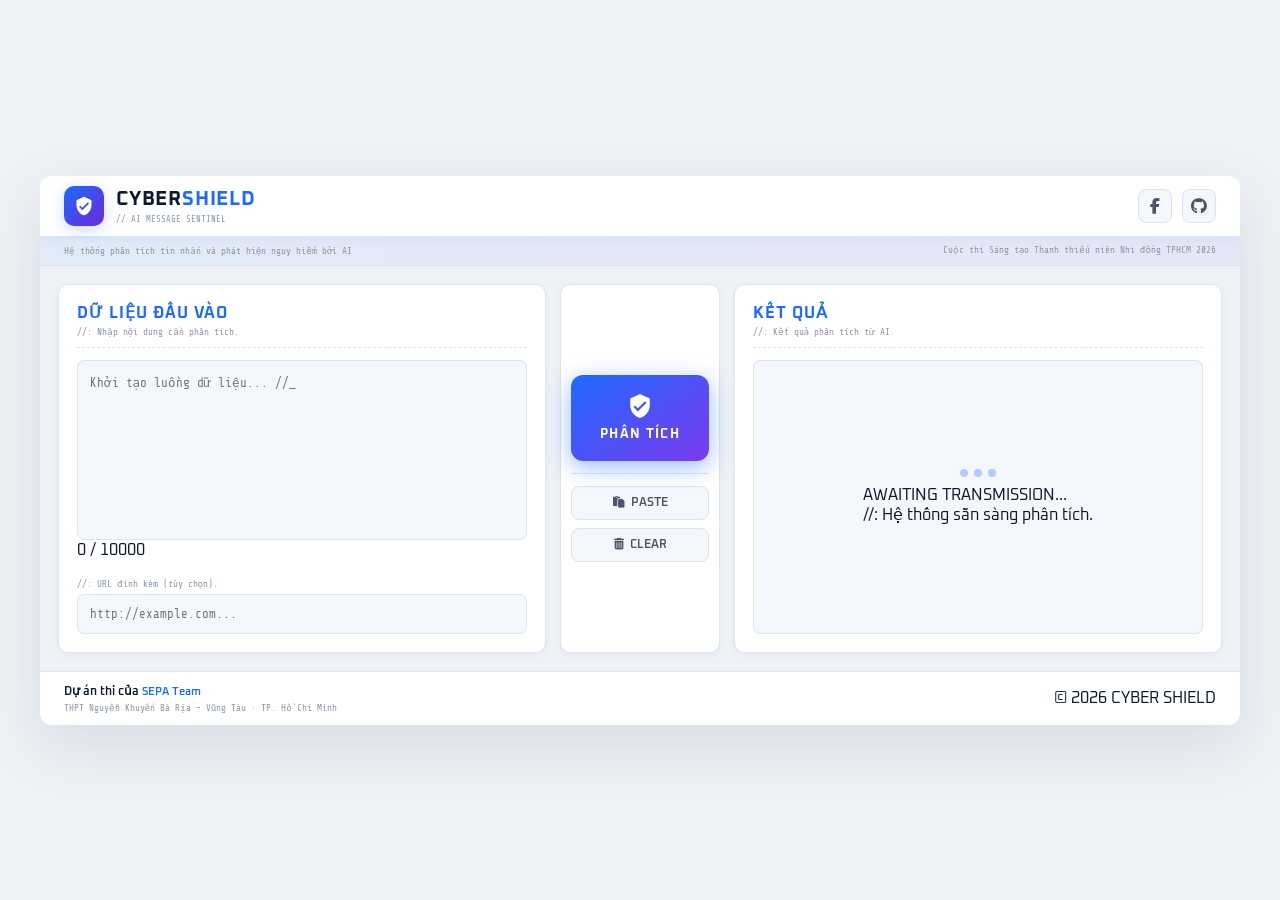
<file: templates/index.html>
<!DOCTYPE html>
<html lang="vi">
<head>
    <meta charset="UTF-8">
    <meta name="viewport" content="width=device-width, initial-scale=1.0">
    <title>Cyber Shield</title>
    <link rel="stylesheet" href="/static/css/style.css">
    <link rel="stylesheet" href="https://cdnjs.cloudflare.com/ajax/libs/font-awesome/6.4.0/css/all.min.css">
</head>
<body>
    <div class="wrap">
        <!-- Header -->
        <div class="hdr">
            <div class="hdr-left">
                <div class="logo-box">
                    <svg viewBox="0 0 24 24"><path d="M12 1L3 5v6c0 5.55 3.84 10.74 9 12 5.16-1.26 9-6.45 9-12V5l-9-4zm-2 16l-4-4 1.41-1.41L10 14.17l6.59-6.59L18 9l-8 8z"/></svg>
                </div>
                <div>
                    <div class="logo-title">CYBER<span>SHIELD</span></div>
                    <div class="logo-sub">// AI MESSAGE SENTINEL</div>
                </div>
            </div>
            <div class="hdr-right">
                <!--<div class="status-pill"><div class="pulse"></div>ONLINE</div> -->
                <div class="social-btn"><i class="fab fa-facebook-f"></i></div>
                <div class="social-btn"><i class="fab fa-github"></i></div>
            </div>
        </div>

        <!-- Tagline Strip -->
        <div class="tagline-strip">
            <div class="scrolling-text">
                <span>Hệ thống phân tích tin nhắn và phát hiện nguy hiểm bởi AI</span>
            </div>
            <span class="competition-tag">Cuộc thi Sáng tạo Thanh thiếu niên Nhi đồng TPHCM 2026</span>
        </div>

        <!-- Main Interface -->
        <div class="main">
            <!-- Left Pane: Input -->
            <div class="pane">
                <div class="pane-top">
                    <div class="pane-title">DỮ LIỆU ĐẦU VÀO</div>
                    <div class="pane-sub">//: Nhập nội dung cần phân tích.</div>
                </div>
                <textarea class="ta" id="ta" placeholder="Khởi tạo luồng dữ liệu... //_" oninput="updateCounter()"></textarea>
                <div class="counter" id="ctr">0 / 10000</div>
                
                <div class="url-input-wrap" style="margin-top: 15px;">
                    <div class="pane-sub">//: URL đính kèm (tùy chọn).</div>
                    <input type="text" id="url-ta" class="url-ta" placeholder="http://example.com...">
                </div>
            </div>

            <!-- Middle Pane: Controls -->
            <div class="pane ctrl-pane">
                <button class="btn-scan" id="scanBtn" onclick="analyze()">
                    <div class="btn-scan-inner">
                        <svg viewBox="0 0 24 24"><path d="M12 1L3 5v6c0 5.55 3.84 10.74 9 12 5.16-1.26 9-6.45 9-12V5l-9-4zm-2 16l-4-4 1.41-1.41L10 14.17l6.59-6.59L18 9l-8 8z"/></svg>
                        <span class="btn-scan-text">PHÂN TÍCH</span>
                    </div>
                </button>
                <div class="divider"></div>
                <button class="btn-small btn-paste" onclick="pasteText()">
                    <i class="fas fa-paste"></i> PASTE
                </button>
                <button class="btn-small btn-clear" onclick="clearAll()">
                    <i class="fas fa-trash-alt"></i> CLEAR
                </button>
            </div>

            <!-- Right Pane: Analysis -->
            <div class="pane">
                <div class="pane-top">
                    <div class="pane-title">KẾT QUẢ</div>
                    <div class="pane-sub">//: Kết quả phân tích từ AI.</div>
                </div>
                
                <!-- Idle State -->
                <div class="result-box" id="r-idle">
                    <div class="dots"><div class="dot"></div><div class="dot"></div><div class="dot"></div></div>
                    <div class="await-text">AWAITING TRANSMISSION...<br>//: Hệ thống sẵn sàng phân tích.</div>
                </div>

                <!-- Loading State -->
                <div class="result-box" id="r-loading" style="display:none">
                    <div class="dots"><div class="dot"></div><div class="dot"></div><div class="dot"></div></div>
                    <div class="await-text">ANALYZING SIGNALS...<br>//: Đang giải mã dữ liệu...</div>
                </div>

                <!-- Safe State -->
                <div class="result-box result-safe res-fill" id="r-safe" style="display:none">
                    <div class="rs safe-c">✓ TÍN HIỆU AN TOÀN</div>
                    <div class="sbadge bs" id="safe-score">SCORE: 1 / 5</div>
                    <div class="rlist">
                        <div><span class="lbl">//:Lý do:</span> <span id="safe-reason"></span></div>
                        <div><span class="lbl">//:Khuyến cáo:</span> <span id="safe-recommend"></span></div>
                        <div><span class="lbl">//:Phân loại:</span> <span id="safe-types"></span></div>
                    </div>
                </div>

                <!-- Danger State -->
                <div class="result-box result-danger res-fill" id="r-danger" style="display:none">
                    <div class="rs danger-c">⚠ CẢNH BÁO NGUY HIỂM</div>
                    <div class="sbadge bd" id="danger-score">THREAT: 5 / 5</div>
                    <div class="rlist">
                        <div><span class="lbl">//:Lý do:</span> <span id="danger-reason"></span></div>
                        <div><span class="lbl">//:Khuyến cáo:</span> <span id="danger-recommend"></span></div>
                        <div><span class="lbl">//:Phân loại:</span> <span id="danger-types"></span></div>
                    </div>
                </div>
            </div>
        </div>

        <!-- Footer -->
        <div class="ftr">
            <div class="ftr-l">
                <div class="author"> Dự án thi của <span style="color:var(--accent);font-size:.7rem">SEPA Team</span></div>
                <div class="school">THPT Nguyễn Khuyến Bà Rịa - Vũng Tàu · TP. Hồ Chí Minh</div>
            </div>
            <div class="ftr-r">
                <div class="ftr-copy">© 2026 CYBER SHIELD</div>
                <div class="ftr-soc">
                    <!--<div class="fsoc"><i class="fab fa-facebook-f"></i></div>
                    <div class="fsoc"><i class="fab fa-github"></i></div> -->
                </div>
            </div>
        </div>
    </div>
    <script src="/static/js/script.js"></script>
</body>
</html>
</file>
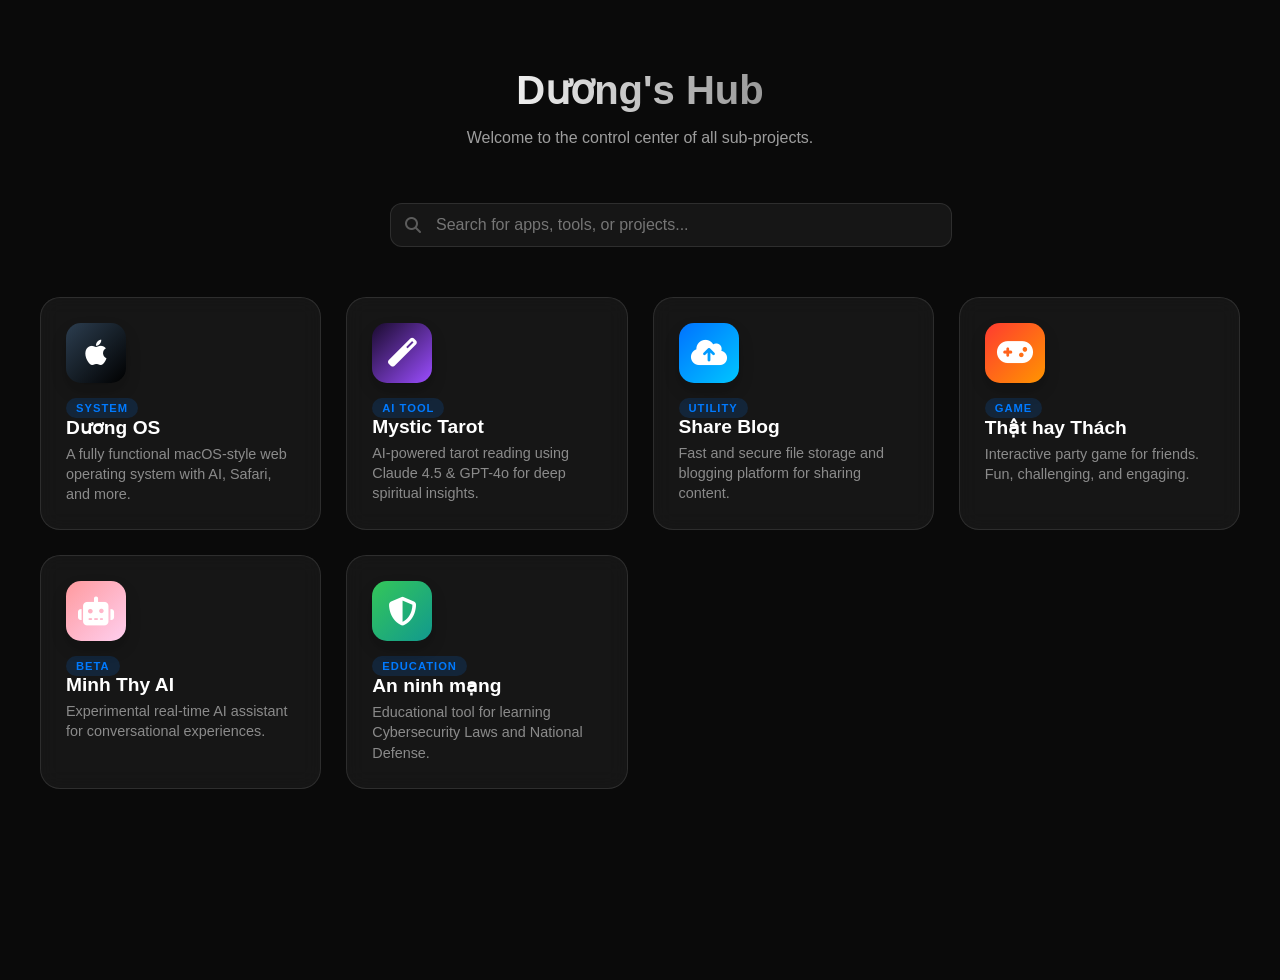
<file: templates/duongdev.html>
<!DOCTYPE html>
<html lang="en">
<head>
    <meta charset="UTF-8">
    <meta name="viewport" content="width=device-width, initial-scale=1.0">
    <title>Dương Dev - App Launchpad</title>
    <link rel="stylesheet" href="https://cdnjs.cloudflare.com/ajax/libs/font-awesome/6.4.0/css/all.min.css">
    <style>
        :root {
            --bg: #0a0a0a;
            --card-bg: rgba(255, 255, 255, 0.05);
            --accent: #007aff;
            --text: #ffffff;
        }
        body {
            font-family: -apple-system, BlinkMacSystemFont, "Segoe UI", Roboto, sans-serif;
            background-color: var(--bg);
            color: var(--text);
            margin: 0;
            padding: 40px 20px;
            display: flex;
            flex-direction: column;
            align-items: center;
            min-height: 100vh;
        }
        .header {
            text-align: center;
            margin-bottom: 40px;
            max-width: 600px;
        }
        h1 {
            font-size: 2.5rem;
            margin-bottom: 10px;
            background: linear-gradient(to right, #fff, #888);
            -webkit-background-clip: text;
            -webkit-text-fill-color: transparent;
        }
        .search-container {
            position: relative;
            width: 100%;
            max-width: 500px;
            margin-bottom: 50px;
        }
        .search-container i {
            position: absolute;
            left: 15px;
            top: 50%;
            transform: translateY(-50%);
            color: rgba(255,255,255,0.3);
        }
        #app-search {
            width: 100%;
            background: var(--card-bg);
            border: 1px solid rgba(255,255,255,0.1);
            padding: 12px 15px 12px 45px;
            border-radius: 12px;
            color: white;
            font-size: 1rem;
            outline: none;
            transition: 0.3s;
        }
        #app-search:focus {
            border-color: var(--accent);
            background: rgba(255,255,255,0.08);
            box-shadow: 0 0 0 4px rgba(0, 122, 255, 0.2);
        }
        .app-grid {
            display: grid;
            grid-template-columns: repeat(auto-fill, minmax(280px, 1fr));
            gap: 25px;
            width: 100%;
            max-width: 1200px;
        }
        .app-card {
            background: var(--card-bg);
            border: 1px solid rgba(255,255,255,0.1);
            border-radius: 20px;
            padding: 25px;
            text-decoration: none;
            color: white;
            transition: all 0.3s cubic-bezier(0.2, 0.8, 0.2, 1);
            display: flex;
            flex-direction: column;
            gap: 15px;
            backdrop-filter: blur(10px);
        }
        .app-card:hover {
            transform: translateY(-8px);
            background: rgba(255,255,255,0.08);
            border-color: rgba(255,255,255,0.2);
            box-shadow: 0 20px 40px rgba(0,0,0,0.4);
        }
        .app-icon {
            width: 60px;
            height: 60px;
            border-radius: 15px;
            display: flex;
            align-items: center;
            justify-content: center;
            font-size: 1.8rem;
            box-shadow: 0 8px 15px rgba(0,0,0,0.2);
        }
        .app-info h3 {
            margin: 0;
            font-size: 1.2rem;
            font-weight: 600;
        }
        .app-info p {
            margin: 5px 0 0 0;
            font-size: 0.9rem;
            color: rgba(255,255,255,0.5);
            line-height: 1.4;
        }
        .tag {
            font-size: 0.7rem;
            background: rgba(0, 122, 255, 0.15);
            color: var(--accent);
            padding: 4px 10px;
            border-radius: 20px;
            align-self: flex-start;
            text-transform: uppercase;
            letter-spacing: 1px;
            font-weight: 700;
        }
        .no-results {
            grid-column: 1 / -1;
            text-align: center;
            padding: 50px;
            opacity: 0.5;
            display: none;
        }
    </style>
</head>
<body>

    <div class="header">
        <h1>Dương's Hub</h1>
        <p style="opacity: 0.6;">Welcome to the control center of all sub-projects.</p>
    </div>

    <div class="search-container">
        <i class="fas fa-search"></i>
        <input type="text" id="app-search" placeholder="Search for apps, tools, or projects..." oninput="filterApps()">
    </div>

    <div class="app-grid" id="app-grid">
        <!-- MacOS -->
        <a href="/duongdev/macos" class="app-card" data-name="macos apple system desktop">
            <div class="app-icon" style="background: linear-gradient(135deg, #2c3e50, #000);"><i class="fab fa-apple"></i></div>
            <div class="app-info">
                <span class="tag">System</span>
                <h3>Dương OS</h3>
                <p>A fully functional macOS-style web operating system with AI, Safari, and more.</p>
            </div>
        </a>

        <!-- Tarot -->
        <a href="/duongdev/tarot" class="app-card" data-name="tarot ai mystic fortune">
            <div class="app-icon" style="background: linear-gradient(135deg, #1a0b2e, #9b4dff);"><i class="fas fa-magic"></i></div>
            <div class="app-info">
                <span class="tag">AI Tool</span>
                <h3>Mystic Tarot</h3>
                <p>AI-powered tarot reading using Claude 4.5 & GPT-4o for deep spiritual insights.</p>
            </div>
        </a>

        <!-- Share Blog -->
        <a href="/duongdev/share" class="app-card" data-name="share blog files storage">
            <div class="app-icon" style="background: linear-gradient(135deg, #0072ff, #00c6ff);"><i class="fas fa-cloud-upload-alt"></i></div>
            <div class="app-info">
                <span class="tag">Utility</span>
                <h3>Share Blog</h3>
                <p>Fast and secure file storage and blogging platform for sharing content.</p>
            </div>
        </a>

        <!-- That Thach -->
        <a href="/duongdev/that-thach" class="app-card" data-name="truth or dare game that thach">
            <div class="app-icon" style="background: linear-gradient(135deg, #ff3b30, #ff9500);"><i class="fas fa-gamepad"></i></div>
            <div class="app-info">
                <span class="tag">Game</span>
                <h3>Thật hay Thách</h3>
                <p>Interactive party game for friends. Fun, challenging, and engaging.</p>
            </div>
        </a>

        <!-- Minh Thy -->
        <a href="/duongdev/minhthy" class="app-card" data-name="minh thy chat ai bot">
            <div class="app-icon" style="background: linear-gradient(135deg, #ff9a9e, #fecfef);"><i class="fas fa-robot"></i></div>
            <div class="app-info">
                <span class="tag">Beta</span>
                <h3>Minh Thy AI</h3>
                <p>Experimental real-time AI assistant for conversational experiences.</p>
            </div>
        </a>

        <!-- QPAN -->
        <a href="/duongdev/qpan" class="app-card" data-name="qpan cybersecurity security education">
            <div class="app-icon" style="background: linear-gradient(135deg, #34c759, #11998e);"><i class="fas fa-shield-alt"></i></div>
            <div class="app-info">
                <span class="tag">Education</span>
                <h3>An ninh mạng</h3>
                <p>Educational tool for learning Cybersecurity Laws and National Defense.</p>
            </div>
        </a>

        <div id="no-results" class="no-results">No projects found matching your search.</div>
    </div>

    <script>
        function filterApps() {
            const query = document.getElementById('app-search').value.toLowerCase();
            const cards = document.querySelectorAll('.app-card');
            let hasResults = false;

            cards.forEach(card => {
                const name = card.getAttribute('data-name');
                if (name.includes(query)) {
                    card.style.display = 'flex';
                    hasResults = true;
                } else {
                    card.style.display = 'none';
                }
            });

            document.getElementById('no-results').style.display = hasResults ? 'none' : 'block';
        }
    </script>
</body>
</html>
</file>
<file: static/css/style.css>
@import url('https://fonts.googleapis.com/css2?family=Oxanium:wght@400;600;700&family=Share+Tech+Mono&display=swap');

*{box-sizing:border-box;margin:0;padding:0}

:root{
  --bg:#eef2f7;--surface:#fff;--surface2:#f4f7fb;--border:#dbe4f0;--border2:rgba(29,106,255,0.18);
  --accent:#1d6aff;--success:#059669;--danger:#dc2626;
  --text:#0f1b2d;--text2:#4a5568;--muted:#8896a8;--glow:rgba(29,106,255,0.22);
  --font:'Oxanium',sans-serif;--mono:'Share Tech Mono',monospace;
}

body{background:var(--bg); min-height: 100vh; display: flex; align-items: center; justify-content: center; padding: 20px;}

.wrap{font-family:var(--font);background:var(--bg);border-radius:12px;overflow:hidden;color:var(--text); width: 100%; max-width: 1200px; box-shadow: 0 20px 60px rgba(15,27,45,0.1);}

.hdr{background:var(--surface);border-bottom:1.5px solid var(--border2);padding:10px 24px;display:flex;justify-content:space-between;align-items:center;box-shadow:0 2px 12px rgba(29,106,255,0.06)}
.hdr-left{display:flex;align-items:center;gap:12px}
.logo-box{width:40px;height:40px;background:linear-gradient(135deg,var(--accent),#6d28d9);border-radius:10px;display:flex;align-items:center;justify-content:center;box-shadow:0 4px 14px var(--glow);flex-shrink:0}
.logo-box svg{width:20px;height:20px;fill:white}
.logo-title{font-size:1.25rem;font-weight:700;letter-spacing:.04em;color:var(--text)}
.logo-title span{color:var(--accent)}
.logo-sub{font-family:var(--mono);font-size:.55rem;color:var(--muted);margin-top:2px}

.hdr-right{display:flex;align-items:center;gap:10px}
.social-btn{width:34px;height:34px;border-radius:8px;border:1px solid var(--border);background:var(--surface2);display:flex;align-items:center;justify-content:center;cursor:pointer;transition:all .2s;color:var(--text2)}
.social-btn:hover{border-color:var(--accent);color:var(--accent)}

.status-pill{display:flex;align-items:center;gap:5px;padding:4px 10px;border-radius:20px;background:rgba(5,150,105,.08);border:1px solid rgba(5,150,105,.2);font-family:var(--mono);font-size:.58rem;color:var(--success)}
.pulse{width:6px;height:6px;border-radius:50%;background:var(--success);animation:pulse 2s infinite}
@keyframes pulse{0%,100%{opacity:1;box-shadow:0 0 0 0 rgba(5,150,105,.4)}50%{opacity:.6;box-shadow:0 0 0 4px rgba(5,150,105,0)}}

.tagline-strip{background:linear-gradient(90deg,rgba(29,106,255,.06),rgba(109,40,217,.06));border-bottom:1px solid var(--border);padding:7px 24px;font-size:.7rem;color:var(--text2);display:flex;justify-content:space-between; overflow: hidden; gap: 20px;}
.tagline-strip span{font-family:var(--mono);font-size:.58rem;color:var(--muted); white-space: nowrap;}

.main{display:grid;grid-template-columns:1fr 160px 1fr;gap:14px;padding:18px;min-height:400px}
.pane{background:var(--surface);border:1px solid var(--border);border-radius:10px;padding:18px;display:flex;flex-direction:column;box-shadow:0 2px 8px rgba(15,27,45,.04)}
.pane-top{margin-bottom:12px;padding-bottom:10px;border-bottom:1px dashed var(--border)}
.pane-title{font-size:1rem;font-weight:700;letter-spacing:.06em;color:var(--accent)}
.pane-sub{font-family:var(--mono);font-size:.58rem;color:var(--muted);margin-top:3px}

.ta, .url-ta{width: 100%; background:var(--surface2);border:1px solid var(--border);border-radius:7px;color:var(--text);font-family:var(--mono);font-size:.78rem;padding:12px;resize:none;outline:none;line-height:1.7;transition:border-color .2s,box-shadow .2s}
.ta{flex:1; min-height:180px;}
.url-ta{margin-top: 5px; height: 40px;}
.ta:focus, .url-ta:focus{border-color:var(--accent);box-shadow:0 0 0 3px var(--glow)}

.ctrl-pane{display:flex;flex-direction:column;gap:8px;padding:18px 10px;justify-content:center}

.btn-scan{
  border:none;border-radius:12px; padding:0;width:100%;
  background:linear-gradient(145deg,#1d6aff,#7c3aed,#1d6aff);
  background-size:200% 200%;
  animation:gradshift 3s ease infinite;
  box-shadow:0 6px 22px rgba(29,106,255,0.45);
  cursor:pointer;position:relative;overflow:hidden;
  transition:transform .2s, box-shadow .2s;
}
@keyframes gradshift{0%{background-position:0% 50%}50%{background-position:100% 50%}100%{background-position:0% 50%}}
.btn-scan:hover{transform:translateY(-2px) scale(1.04);box-shadow:0 10px 30px rgba(29,106,255,0.55)}
.btn-scan-inner{display:flex;flex-direction:column;align-items:center;justify-content:center;gap:8px;padding:18px 8px;position:relative;z-index:1}
.btn-scan svg{width:26px;height:26px;fill:white}
.btn-scan-text{font-family:var(--font);font-size:.82rem;font-weight:700;letter-spacing:.1em;color:#fff}

.divider{height:1px;background:var(--border);margin:4px 0}

.btn-small{border:none;border-radius:8px;padding:9px 8px;font-family:var(--font);font-size:.72rem;font-weight:600;cursor:pointer;display:flex;align-items:center;justify-content:center;gap:6px;width:100%;transition:all .2s; background:var(--surface2); color:var(--text2); border:1px solid var(--border)}
.btn-small:hover{border-color:var(--accent);color:var(--accent);background:#eef4ff}
.btn-clear:hover{color: var(--danger); border-color: var(--danger); background: rgba(220,38,38,0.05);}

.result-box{flex:1;background:var(--surface2);border:1px solid var(--border);border-radius:7px;display:flex;flex-direction:column;align-items:center;justify-content:center;gap:8px;padding:14px; transition: all 0.3s ease;}
.dots{display:flex;gap:6px}
.dot{width:8px;height:8px;border-radius:50%;background:var(--accent);opacity:.3;animation:dp 1.5s infinite}
.dot:nth-child(2){animation-delay:.3s}.dot:nth-child(3){animation-delay:.6s}
@keyframes dp{0%,100%{opacity:.3;transform:scale(1)}50%{opacity:1;transform:scale(1.25)}}

.result-safe{border-color:rgba(5,150,105,.3)!important;background:rgba(5,150,105,.04)!important}
.result-danger{border-color:rgba(220,38,38,.3)!important;background:rgba(220,38,38,.04)!important}
.res-fill{align-items:flex-start;justify-content:flex-start!important}

.rs{font-size:1rem;font-weight:700;letter-spacing:.05em;margin-bottom:6px}
.safe-c{color:var(--success)}.danger-c{color:var(--danger)}
.sbadge{font-family:var(--mono);font-size:.55rem;padding:2px 9px;border-radius:20px;display:inline-block;margin-bottom:8px}
.bs{background:rgba(5,150,105,.1);color:var(--success);border:1px solid rgba(5,150,105,.25)}
.bd{background:rgba(220,38,38,.1);color:var(--danger);border:1px solid rgba(220,38,38,.25)}

.rlist{font-family:var(--mono);font-size:.6rem;line-height:2;width:100%}
.rlist .lbl{color:var(--accent);font-weight:600}

.ftr{background:var(--surface);border-top:1px solid var(--border);padding:12px 24px;display:flex;justify-content:space-between;align-items:center;gap:12px;flex-wrap:wrap}
.ftr-l .author{font-size:.75rem;font-weight:600;color:var(--text)}
.ftr-l .school{font-family:var(--mono);font-size:.58rem;color:var(--muted);margin-top:2px}

/* RESPONSIVE DESIGN */
@media (max-width: 900px) {
    body { padding: 0; }
    .wrap { border-radius: 0; }
    .main { grid-template-columns: 1fr; gap: 15px; }
    .ctrl-pane { flex-direction: row; padding: 10px; order: 2; }
    .pane:nth-child(1) { order: 1; }
    .pane:nth-child(3) { order: 3; }
    .btn-scan { flex: 2; }
    .btn-small { flex: 1; }
    .divider { display: none; }
    .hdr { padding: 10px 15px; }
    .ftr { flex-direction: column; text-align: center; }
}
</file>
